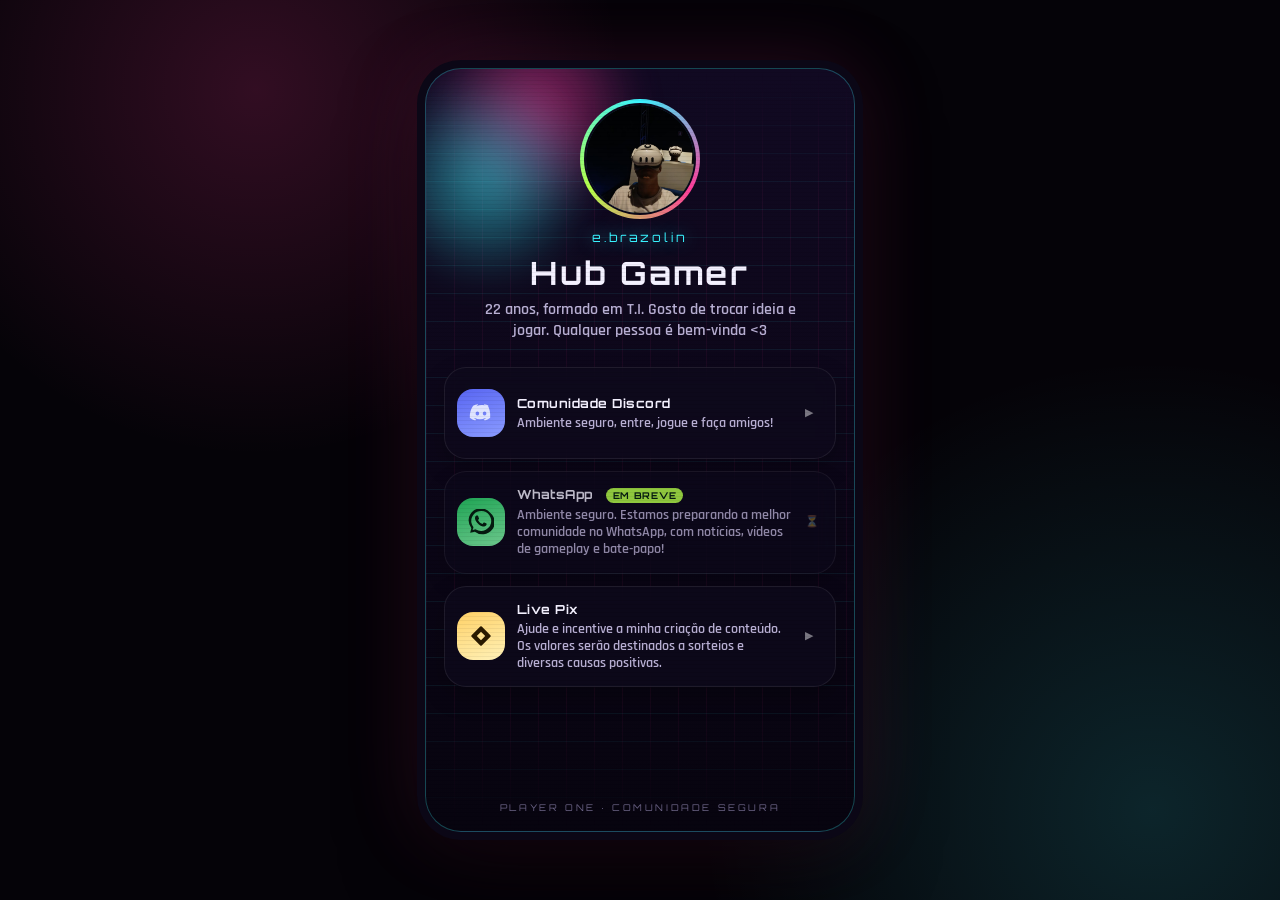
<file: index.html>
<!DOCTYPE html>
<html lang="pt-BR">
  <head>
    <meta charset="UTF-8" />
    <meta
      name="viewport"
      content="width=device-width, initial-scale=1, maximum-scale=1, viewport-fit=cover"
    />
    <meta name="theme-color" content="#07040f" />
    <meta name="apple-mobile-web-app-capable" content="yes" />
    <meta name="apple-mobile-web-app-status-bar-style" content="black-translucent" />
    <meta
      name="description"
      content="22 anos, formado em T.I. Gosto de trocar ideia e jogar. Qualquer pessoa é bem-vinda. Hub gamer de e.brazolin — Discord, WhatsApp e Live Pix."
    />
    <meta property="og:title" content="e.brazolin | Hub Gamer" />
    <meta
      property="og:description"
      content="22 anos, formado em T.I. Gosto de trocar ideia e jogar. Qualquer pessoa é bem-vinda <3"
    />
    <meta property="og:type" content="website" />
    <title>e.brazolin | Hub Gamer</title>
    <link rel="icon" href="favicon.svg" type="image/svg+xml" />
    <link rel="manifest" href="site.webmanifest" />
    <link rel="preconnect" href="https://fonts.googleapis.com" />
    <link rel="preconnect" href="https://fonts.gstatic.com" crossorigin />
    <link
      href="https://fonts.googleapis.com/css2?family=Orbitron:wght@500;700;800&family=Rajdhani:wght@500;600;700&display=swap"
      rel="stylesheet"
    />
    <link rel="stylesheet" href="styles.css" />
  </head>
  <body>
    <div class="stage">
      <div class="phone">
        <div class="scanlines" aria-hidden="true"></div>
        <div class="grid" aria-hidden="true"></div>
        <div class="orb orb-a" aria-hidden="true"></div>
        <div class="orb orb-b" aria-hidden="true"></div>

        <main class="screen">
          <header class="hero">
            <div class="avatar-wrap">
              <div class="avatar-ring"></div>
              <div class="avatar">
                <img src="perfil.jpg" alt="Foto de perfil de e.brazolin" />
              </div>
            </div>
            <p class="handle">e.brazolin</p>
            <h1>Hub Gamer</h1>
            <p class="tagline">22 anos, formado em T.I. Gosto de trocar ideia e jogar. Qualquer pessoa é bem-vinda &lt;3</p>
          </header>

          <nav class="links" aria-label="Links da comunidade">
            <a
              class="card discord"
              id="link-discord"
              href="https://discord.gg/NnsnptrPg"
              target="_blank"
              rel="noopener noreferrer"
            >
              <span class="icon" aria-hidden="true">
                <svg viewBox="0 0 24 24"><path fill="currentColor" d="M19.27 5.33A16.8 16.8 0 0 0 14.89 4l-.23.42a15.2 15.2 0 0 1 3.66 1.4 13.2 13.2 0 0 0-10.64 0A15 15 0 0 1 9.3 4.4L9.1 4a16.9 16.9 0 0 0-4.38 1.33C2.18 9.06 1.53 12.7 1.7 16.3a16.7 16.7 0 0 0 5.05 2.57l.64-1.08a10.8 10.8 0 0 1-1.6-.77l.4-.31c3.18 1.5 6.64 1.5 9.78 0l.4.31c-.5.3-1.04.55-1.6.78l.64 1.07a16.7 16.7 0 0 0 5.06-2.57c.26-4.16-.4-7.77-2.02-10.97ZM8.68 14.32c-.9 0-1.64-.83-1.64-1.85s.72-1.86 1.64-1.86 1.66.84 1.64 1.86c0 1.02-.73 1.85-1.64 1.85Zm6.64 0c-.9 0-1.64-.83-1.64-1.85s.73-1.86 1.64-1.86 1.64.84 1.64 1.86c0 1.02-.73 1.85-1.64 1.85Z"/></svg>
              </span>
              <span class="copy">
                <strong>Comunidade Discord</strong>
                <small>Ambiente seguro, entre, jogue e faça amigos!</small>
              </span>
              <span class="arrow" aria-hidden="true">▶</span>
            </a>

            <button
              class="card whatsapp soon"
              id="link-whatsapp"
              type="button"
              aria-disabled="true"
            >
              <span class="icon" aria-hidden="true">
                <svg viewBox="0 0 24 24"><path fill="currentColor" d="M20.5 3.5A11 11 0 0 0 3.1 17.7L2 22l4.4-1.1A11 11 0 1 0 20.5 3.5ZM12 20.2a9.2 9.2 0 0 1-4.7-1.3l-.34-.2-2.62.68.7-2.55-.22-.36A9.2 9.2 0 1 1 12 20.2Zm5.05-6.88c-.28-.14-1.64-.81-1.9-.9s-.44-.14-.62.14-.72.9-.88 1.08-.32.21-.6.07a7.5 7.5 0 0 1-2.2-1.36 8.3 8.3 0 0 1-1.53-1.9c-.16-.28 0-.43.12-.57.12-.12.28-.32.42-.48s.18-.28.28-.46.04-.35 0-.48-.62-1.5-.85-2.05c-.22-.53-.45-.46-.62-.47h-.53c-.18 0-.48.07-.73.35s-.96.94-.96 2.3.98 2.67 1.12 2.85c.14.18 1.93 2.95 4.68 4.14 1.74.75 2.1.67 2.86.56.44-.07 1.64-.67 1.87-1.32s.23-1.2.16-1.32c-.07-.11-.25-.18-.53-.32Z"/></svg>
              </span>
              <span class="copy">
                <strong>WhatsApp <em class="badge">EM BREVE</em></strong>
                <small>Ambiente seguro. Estamos preparando a melhor comunidade no WhatsApp, com notícias, vídeos de gameplay e bate-papo!</small>
              </span>
              <span class="arrow" aria-hidden="true">⏳</span>
            </button>

            <a
              class="card pix"
              id="link-pix"
              href="https://livepix.gg/ebraz"
              target="_blank"
              rel="noopener noreferrer"
            >
              <span class="icon" aria-hidden="true">
                <svg viewBox="0 0 24 24"><path fill="currentColor" d="M12.7 3.3 20.7 11.3a1 1 0 0 1 0 1.4l-8 8a1 1 0 0 1-1.4 0l-8-8a1 1 0 0 1 0-1.4l8-8a1 1 0 0 1 1.4 0ZM8.1 12 12 15.9 15.9 12 12 8.1 8.1 12Z"/></svg>
              </span>
              <span class="copy">
                <strong>Live Pix</strong>
                <small>Ajude e incentive a minha criação de conteúdo. Os valores serão destinados a sorteios e diversas causas positivas.</small>
              </span>
              <span class="arrow" aria-hidden="true">▶</span>
            </a>
          </nav>

          <p class="hint" id="hint" hidden></p>
          <footer>PLAYER ONE · COMUNIDADE SEGURA</footer>
        </main>
      </div>
    </div>
    <script src="config.js"></script>
    <script src="script.js"></script>
  </body>
</html>
</file>
<file: styles.css>
:root {
  --bg: #07040f;
  --panel: rgba(14, 10, 28, 0.72);
  --text: #f4f1ff;
  --muted: #b9b0d4;
  --cyan: #39f3ff;
  --magenta: #ff3d9a;
  --lime: #b6ff4a;
  --gold: #ffd166;
  --whats: #25d366;
  --discord: #8b9cff;
  --radius: 22px;
}

* {
  box-sizing: border-box;
  margin: 0;
  padding: 0;
}

html,
body {
  min-height: 100%;
  background: #020105;
  color: var(--text);
  font-family: "Rajdhani", sans-serif;
  scrollbar-width: none;
  -ms-overflow-style: none;
}

html::-webkit-scrollbar,
body::-webkit-scrollbar {
  display: none;
  width: 0;
  height: 0;
}

body {
  min-height: 100dvh;
  -webkit-tap-highlight-color: transparent;
}

.stage {
  min-height: 100dvh;
  display: grid;
  place-items: center;
  padding: 18px;
  background:
    radial-gradient(circle at 20% 10%, rgba(255, 61, 154, 0.18), transparent 28%),
    radial-gradient(circle at 90% 90%, rgba(57, 243, 255, 0.14), transparent 32%),
    #050308;
}

.phone {
  position: relative;
  width: min(430px, 100%);
  aspect-ratio: 9 / 16;
  max-height: min(96dvh, 920px);
  overflow-x: hidden;
  overflow-y: auto;
  scrollbar-width: none;
  -ms-overflow-style: none;
  border-radius: 36px;
  border: 1px solid rgba(57, 243, 255, 0.28);
  box-shadow:
    0 0 0 8px #0b0716,
    0 30px 80px rgba(0, 0, 0, 0.55),
    0 0 80px rgba(255, 61, 154, 0.18);
  background:
    linear-gradient(180deg, rgba(18, 10, 36, 0.95), rgba(7, 4, 15, 0.98));
}

.phone::-webkit-scrollbar {
  display: none;
  width: 0;
  height: 0;
}

.scanlines,
.grid,
.orb {
  pointer-events: none;
  position: absolute;
  inset: 0;
}

.scanlines {
  background: repeating-linear-gradient(
    to bottom,
    transparent 0 3px,
    rgba(0, 0, 0, 0.18) 3px 4px
  );
  opacity: 0.28;
  z-index: 3;
}

.grid {
  background-image:
    linear-gradient(rgba(57, 243, 255, 0.07) 1px, transparent 1px),
    linear-gradient(90deg, rgba(255, 61, 154, 0.06) 1px, transparent 1px);
  background-size: 28px 28px;
  mask-image: linear-gradient(180deg, transparent, #000 18%, #000 82%, transparent);
  z-index: 0;
}

.orb {
  width: 220px;
  height: 220px;
  border-radius: 50%;
  filter: blur(18px);
  opacity: 0.55;
}

.orb-a {
  top: -70px;
  right: -40px;
  background: radial-gradient(circle, var(--magenta), transparent 68%);
}

.orb-b {
  bottom: -40px;
  left: -50px;
  background: radial-gradient(circle, var(--cyan), transparent 68%);
}

.screen {
  position: relative;
  z-index: 2;
  min-height: 100%;
  display: flex;
  flex-direction: column;
  padding: clamp(22px, 5.5vh, 36px) 18px max(18px, env(safe-area-inset-bottom));
}

.hero {
  text-align: center;
}

.avatar-wrap {
  position: relative;
  width: 108px;
  height: 108px;
  margin: 0 auto 16px;
}

.avatar-ring {
  position: absolute;
  inset: -6px;
  border-radius: 50%;
  background: conic-gradient(var(--cyan), var(--magenta), var(--lime), var(--cyan));
  animation: spin 8s linear infinite;
  filter: blur(0.2px);
}

.avatar-ring::after {
  content: "";
  position: absolute;
  inset: 4px;
  border-radius: 50%;
  background: #0b0718;
}

.avatar {
  position: relative;
  z-index: 1;
  width: 108px;
  height: 108px;
  border-radius: 50%;
  overflow: hidden;
  box-shadow: inset 0 0 0 2px rgba(57, 243, 255, 0.3);
}

.avatar img {
  width: 100%;
  height: 100%;
  object-fit: cover;
  object-position: 50% 68%;
}

.handle {
  font-family: "Orbitron", sans-serif;
  letter-spacing: 0.22em;
  text-transform: lowercase;
  color: var(--cyan);
  font-size: 0.78rem;
  text-shadow: 0 0 16px rgba(57, 243, 255, 0.7);
}

h1 {
  font-family: "Orbitron", sans-serif;
  font-size: clamp(1.5rem, 5.4vw, 2rem);
  margin: 8px 0 6px;
  letter-spacing: 0.08em;
}

.tagline {
  color: var(--muted);
  font-size: 0.98rem;
  font-weight: 600;
  line-height: 1.35;
  max-width: 20.5rem;
  margin: 0 auto;
}

.links {
  margin-top: 26px;
  display: grid;
  gap: 12px;
}

.card {
  display: grid;
  grid-template-columns: 48px 1fr 16px;
  gap: 12px;
  align-items: center;
  width: 100%;
  min-height: 92px;
  padding: 14px 14px 14px 12px;
  text-align: left;
  font: inherit;
  cursor: pointer;
  appearance: none;
  text-decoration: none;
  color: inherit;
  border-radius: var(--radius);
  background: var(--panel);
  border: 1px solid rgba(255, 255, 255, 0.08);
  backdrop-filter: blur(10px);
  box-shadow: 0 10px 24px rgba(0, 0, 0, 0.22);
  transition: transform 0.18s ease, border-color 0.18s ease, box-shadow 0.18s ease;
}

.card.soon {
  cursor: default;
  opacity: 0.78;
}

.badge {
  display: inline-block;
  margin-left: 8px;
  padding: 2px 7px;
  border-radius: 999px;
  font-style: normal;
  font-size: 0.58rem;
  letter-spacing: 0.08em;
  color: #05210f;
  background: var(--lime);
  vertical-align: middle;
}

.card:hover,
.card:focus-visible {
  transform: translateY(-2px);
  outline: none;
}

.card.discord:hover,
.card.discord:focus-visible {
  border-color: rgba(139, 156, 255, 0.7);
  box-shadow: 0 0 24px rgba(139, 156, 255, 0.22);
}

.card.whatsapp:hover,
.card.whatsapp:focus-visible {
  border-color: rgba(37, 211, 102, 0.7);
  box-shadow: 0 0 24px rgba(37, 211, 102, 0.18);
}

.card.pix:hover,
.card.pix:focus-visible {
  border-color: rgba(255, 209, 102, 0.75);
  box-shadow: 0 0 24px rgba(255, 209, 102, 0.18);
}

.icon {
  width: 48px;
  height: 48px;
  border-radius: 16px;
  display: grid;
  place-items: center;
}

.icon svg {
  width: 26px;
  height: 26px;
}

.discord .icon {
  color: #dfe4ff;
  background: linear-gradient(160deg, #5865f2, #8b9cff);
}

.whatsapp .icon {
  color: #05210f;
  background: linear-gradient(160deg, #25d366, #8affb0);
}

.pix .icon {
  color: #2a1a00;
  background: linear-gradient(160deg, #ffd166, #fff1b8);
}

.copy strong {
  display: block;
  font-family: "Orbitron", sans-serif;
  font-size: 0.78rem;
  letter-spacing: 0.04em;
  margin-bottom: 4px;
}

.copy small {
  display: block;
  color: var(--muted);
  font-size: 0.86rem;
  line-height: 1.25;
  font-weight: 600;
}

.arrow {
  color: rgba(255, 255, 255, 0.45);
  font-size: 0.7rem;
}

.hint {
  margin-top: 12px;
  text-align: center;
  color: #7e7698;
  font-size: 0.78rem;
}

.hint code {
  color: var(--cyan);
}

.hint.flash {
  color: var(--gold);
}

footer {
  margin-top: auto;
  padding-top: 16px;
  text-align: center;
  font-family: "Orbitron", sans-serif;
  font-size: 0.58rem;
  letter-spacing: 0.28em;
  color: #6d6588;
}

@media (prefers-reduced-motion: reduce) {
  .avatar-ring,
  .shake {
    animation: none;
  }
}

.shake {
  animation: shake 0.4s ease;
}

@keyframes spin {
  to {
    transform: rotate(360deg);
  }
}

@keyframes shake {
  20% { transform: translateX(-4px); }
  40% { transform: translateX(4px); }
  60% { transform: translateX(-3px); }
  80% { transform: translateX(3px); }
}

@media (max-width: 480px) {
  .stage {
    padding: 0;
    background: #050308;
  }

  .phone {
    width: 100%;
    height: 100dvh;
    max-height: none;
    aspect-ratio: auto;
    border-radius: 0;
    border: 0;
    box-shadow: none;
  }
}

@media (max-height: 720px) {
  .avatar-wrap,
  .avatar {
    width: 84px;
    height: 84px;
  }

  .card {
    min-height: 78px;
  }
}
</file>
